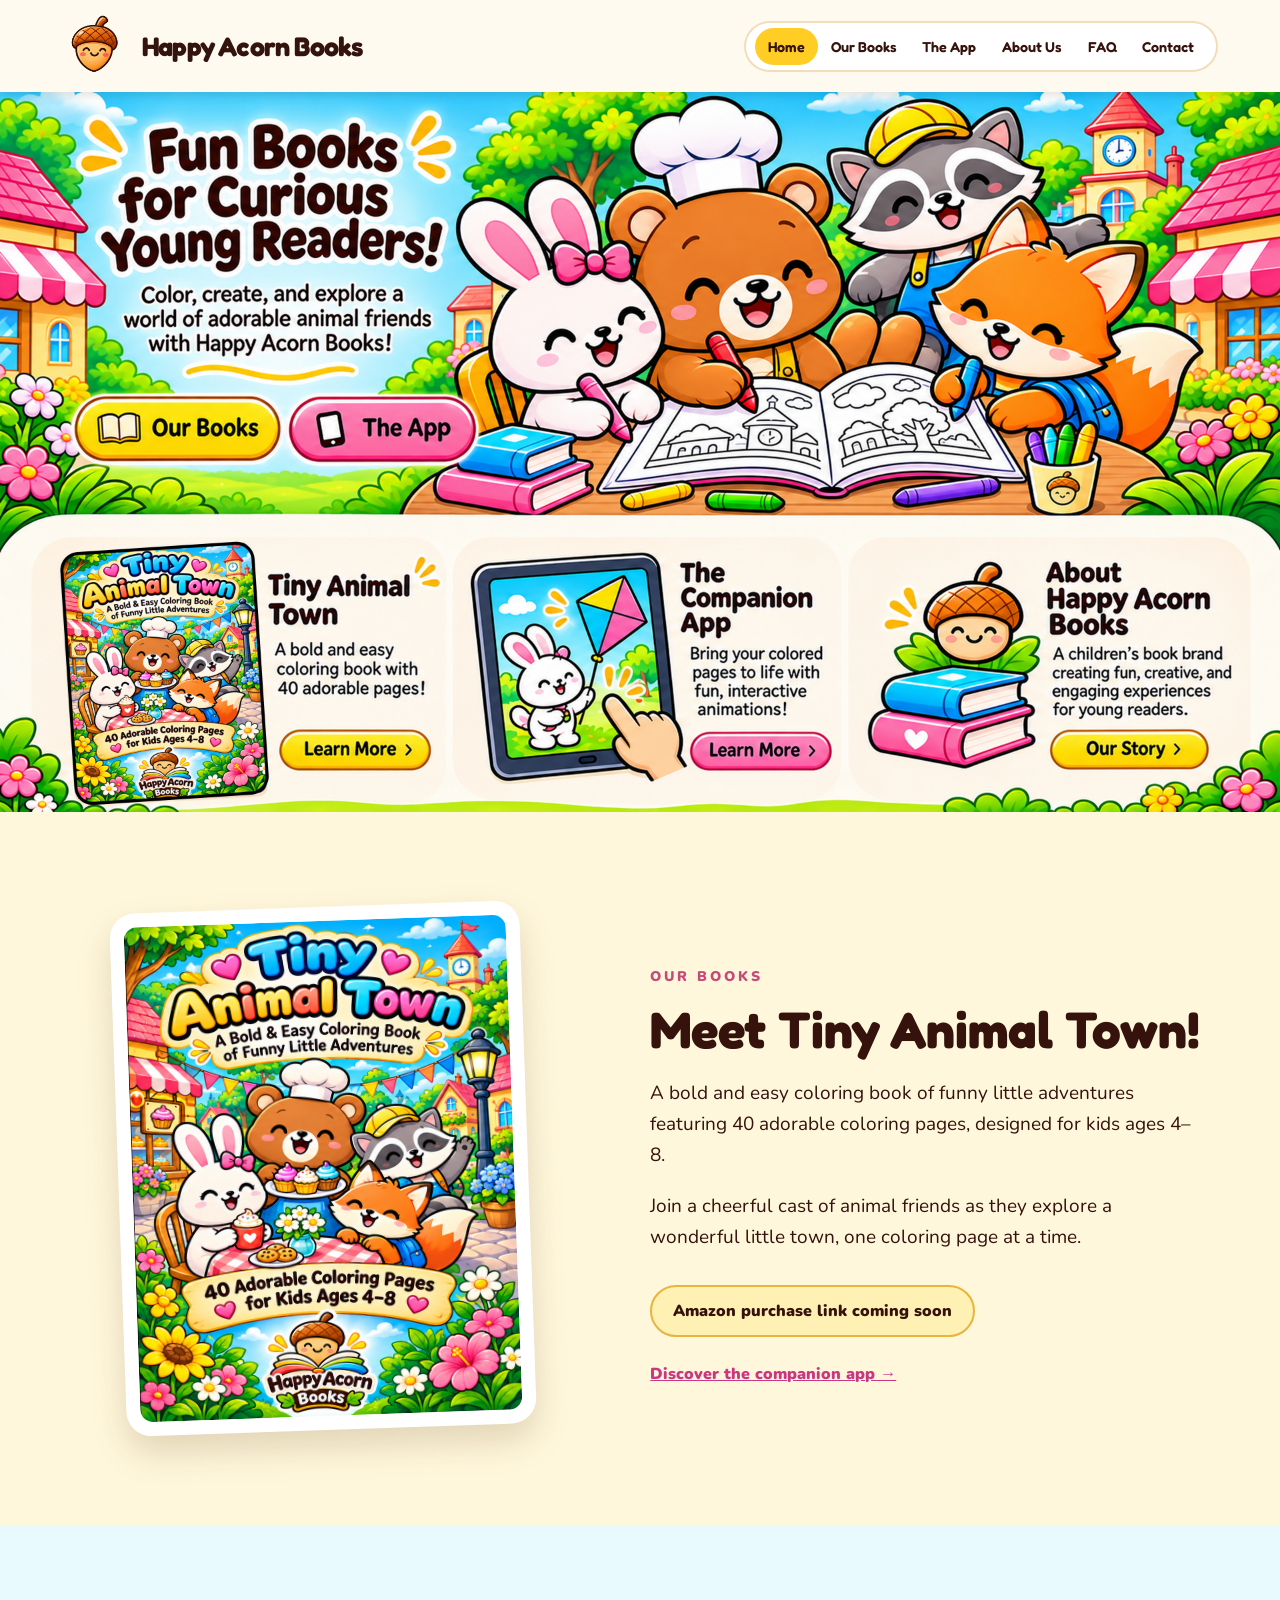
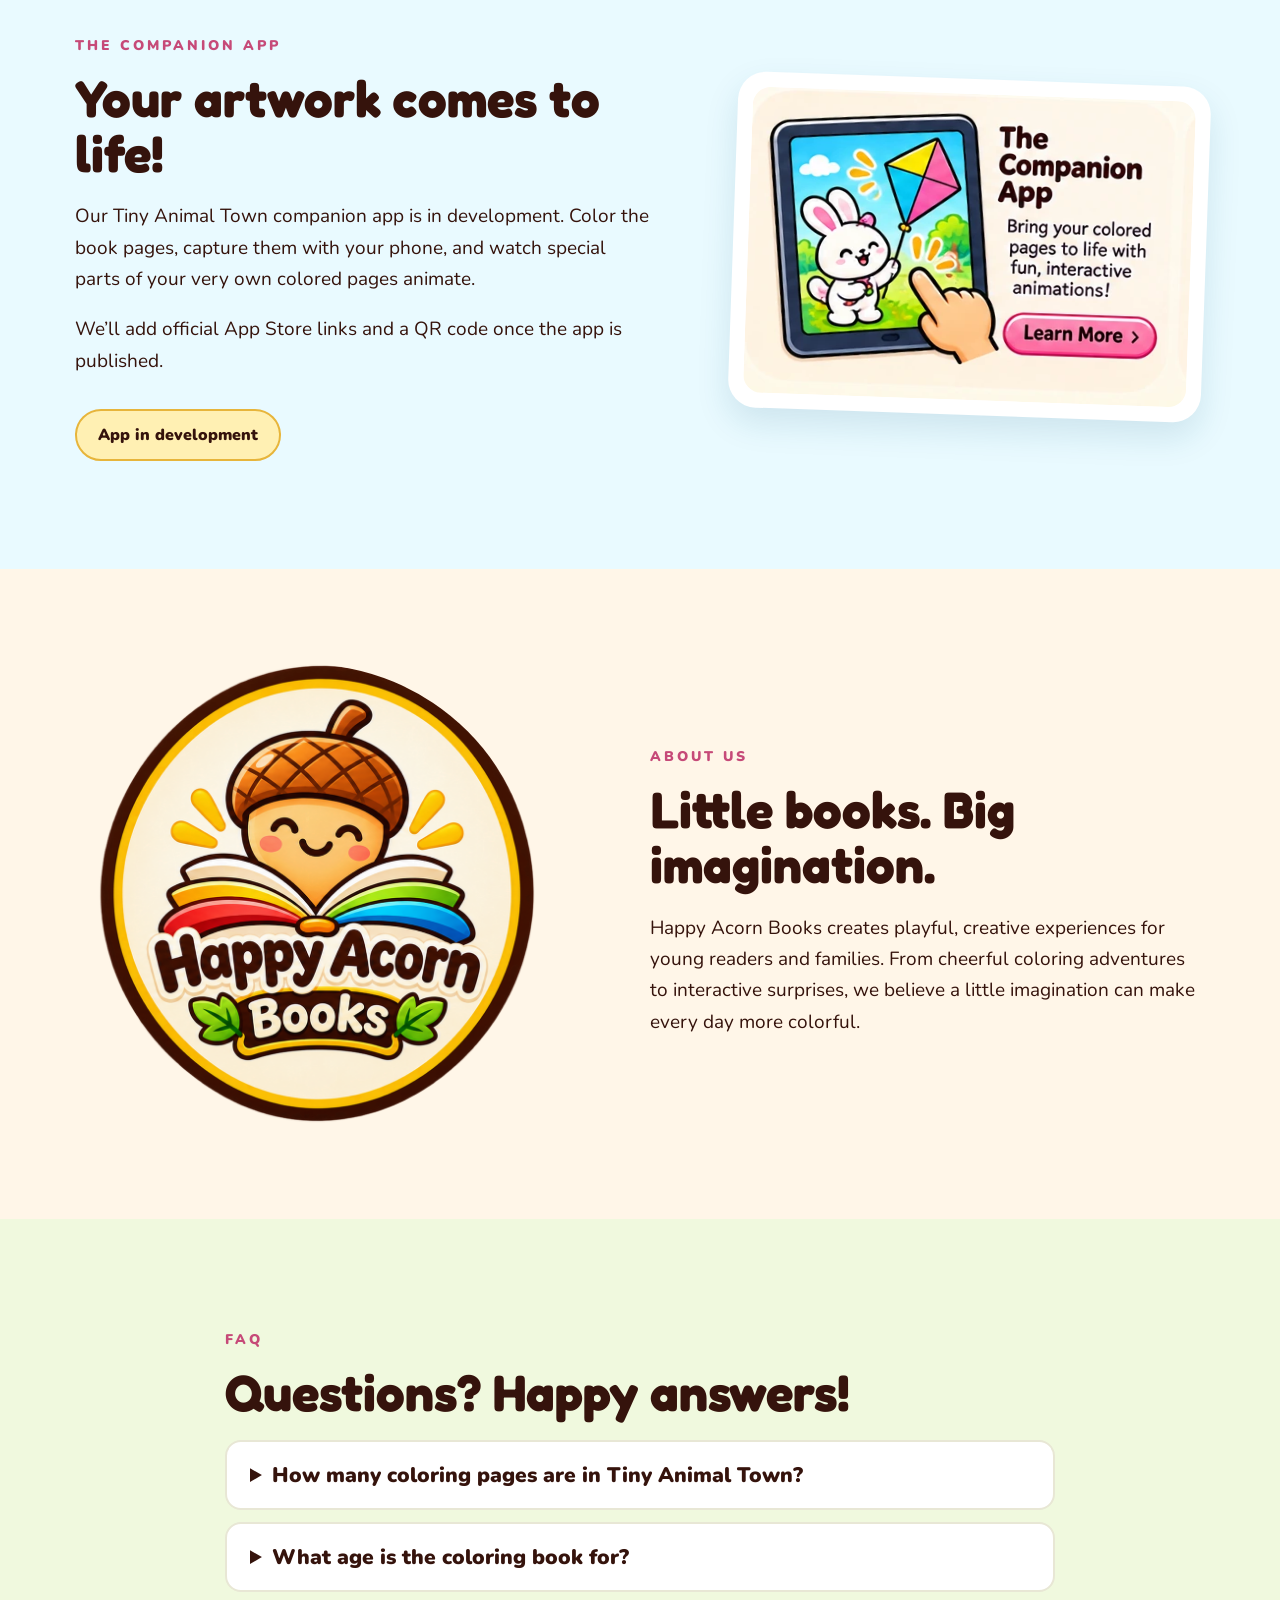
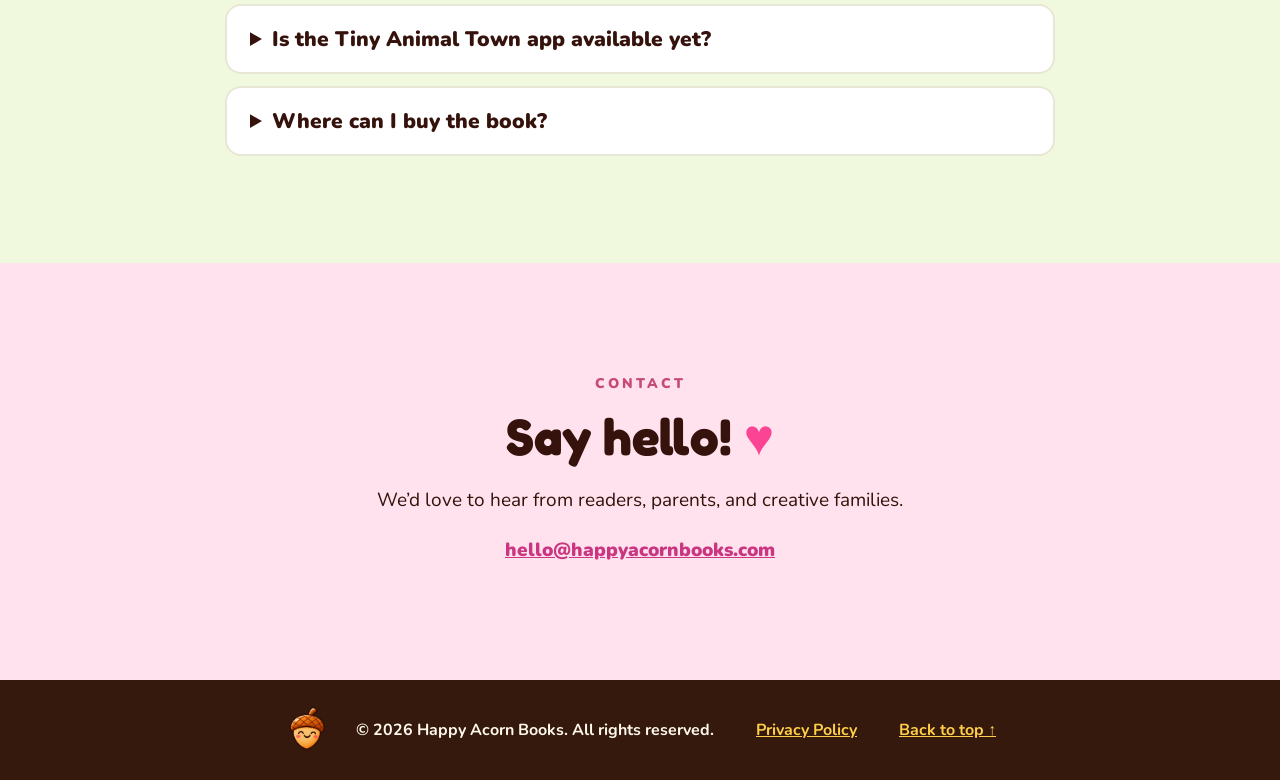
<file: index.html>
<!doctype html>
<html lang="en"><head><meta charset="UTF-8"><meta name="viewport" content="width=device-width, initial-scale=1"><meta name="theme-color" content="#24baf6"><title>Happy Acorn Books | Tiny Animal Town</title><meta name="description" content="Fun books for curious young readers! Discover Tiny Animal Town, a bold and easy coloring book of funny little adventures, and its upcoming companion app."><link rel="icon" href="assets/acorn.png"><link rel="stylesheet" href="styles.css"><script src="script.js" defer></script></head>
<body><a class="skip" href="#details">Skip to page content</a>
<main>
<div class="sharp-header" id="home" aria-label="Happy Acorn Books primary navigation">
  <a class="sharp-brand" href="#home"><img src="assets/mascot-header.png" alt=""><span>Happy Acorn Books</span></a>
  <button class="nav-toggle" id="nav-toggle" aria-expanded="false" aria-controls="desktop-navigation" aria-label="Toggle navigation">☰</button>
  <nav id="desktop-navigation" class="sharp-nav" aria-label="Main navigation"><a class="selected" href="#home">Home</a><a href="#books">Our Books</a><a href="#app">The App</a><a href="#about">About Us</a><a href="#faq">FAQ</a><a href="#contact">Contact</a></nav>
</div>
<section class="restored-homepage" aria-label="Happy Acorn Books illustrated homepage">
  <img src="assets/homepage-art-clean.webp" width="3072" height="1778" alt="Tiny Animal Town: four adorable animals color together in a bright town, above three featured cards for the book, companion app and publisher" fetchpriority="high">
  <a class="restored-hit" style="--x:5.7%;--y:44.5%;--w:17.2%;--h:9%" href="#books" aria-label="Our Books"></a>
  <a class="restored-hit" style="--x:22.7%;--y:44.5%;--w:15.5%;--h:9%" href="#app" aria-label="The App"></a>
  <a class="restored-hit" style="--x:21.3%;--y:86.6%;--w:13.3%;--h:7.6%" href="#books" aria-label="Learn more about Tiny Animal Town"></a>
  <a class="restored-hit" style="--x:53.5%;--y:86.6%;--w:12.1%;--h:7.6%" href="#app" aria-label="Learn more about the companion app"></a>
  <a class="restored-hit" style="--x:82.2%;--y:86.6%;--w:14%;--h:7.6%" href="#about" aria-label="Our Story"></a>
</section>
<section class="mobile-home" aria-label="Happy Acorn Books mobile homepage"><div class="mobile-tree">🌳</div><header class="mobile-header"><a href="#home" class="mobile-brand"><img src="assets/mascot-header.png" alt=""><span>Happy Acorn Books</span></a><button class="mobile-menu-button" id="menu-toggle" aria-expanded="false" aria-controls="mobile-navigation" aria-label="Toggle menu">☰</button><nav id="mobile-navigation" class="mobile-nav" aria-label="Main navigation"><a href="#home">Home</a><a href="#books">Our Books</a><a href="#app">The App</a><a href="#about">About Us</a><a href="#faq">FAQ</a><a href="#contact">Contact</a></nav></header><div class="mobile-hero"><h1>Fun Books<br>for Curious<br>Young Readers!</h1><p>Color, create, and explore a world of adorable animal friends with Happy Acorn Books!</p><div class="mobile-actions"><a class="button yellow" href="#books">📖 Our Books</a><a class="button pink" href="#app">▣ The App</a></div></div><img class="mobile-characters" src="assets/hero-friends.webp" alt="Bunny, bear, fox and raccoon coloring together in Tiny Animal Town"><div class="mobile-cards"><a href="#books" class="mini-card"><img src="assets/book-cover.png" alt="Tiny Animal Town book cover"><span><strong>Tiny Animal Town</strong><small>40 adorable coloring pages for kids ages 4–8</small><em>Learn More ›</em></span></a><a href="#app" class="mini-card"><img src="assets/app-card.webp" alt="Illustration of the Tiny Animal Town companion app"><span><strong>The Companion App</strong><small>Bring your colored pages to life with fun animations!</small><em>Learn More ›</em></span></a><a href="#about" class="mini-card"><img src="assets/acorn.png" alt=""><span><strong>About Happy Acorn Books</strong><small>Fun, creative and engaging experiences for young readers</small><em>Our Story ›</em></span></a></div></section>
<div id="details" class="site-details">
<section class="detail-section book-section" id="books"><div class="inner two-col"><div class="cover-frame"><img src="assets/book-cover.png" alt="Official Tiny Animal Town front cover"></div><div><p class="eyebrow">OUR BOOKS</p><h2>Meet Tiny Animal Town!</h2><p>A bold and easy coloring book of funny little adventures featuring 40 adorable coloring pages, designed for kids ages 4–8.</p><p>Join a cheerful cast of animal friends as they explore a wonderful little town, one coloring page at a time.</p><span class="coming">Amazon purchase link coming soon</span><a class="text-cta" href="#app">Discover the companion app →</a></div></div></section>
<section class="detail-section app-section" id="app"><div class="inner two-col app-layout"><div><p class="eyebrow">THE COMPANION APP</p><h2>Your artwork comes to life!</h2><p>Our Tiny Animal Town companion app is in development. Color the book pages, capture them with your phone, and watch special parts of your very own colored pages animate.</p><p>We’ll add official App Store links and a QR code once the app is published.</p><span class="coming">App in development</span></div><div class="app-graphic"><img src="assets/app-card.webp" alt="Illustrated preview of the interactive companion app"></div></div></section>
<section class="detail-section about-section" id="about"><div class="inner two-col"><div class="logo-frame"><img src="assets/circular-logo.png" alt="Happy Acorn Books circular logo"></div><div><p class="eyebrow">ABOUT US</p><h2>Little books. Big imagination.</h2><p>Happy Acorn Books creates playful, creative experiences for young readers and families. From cheerful coloring adventures to interactive surprises, we believe a little imagination can make every day more colorful.</p></div></div></section>
<section class="detail-section faq-section" id="faq"><div class="inner narrow"><p class="eyebrow">FAQ</p><h2>Questions? Happy answers!</h2><details><summary>How many coloring pages are in Tiny Animal Town?</summary><p>The book features 40 unique coloring designs. The final paperback will also include additional opening and supporting pages.</p></details><details><summary>What age is the coloring book for?</summary><p>Tiny Animal Town is designed for kids ages 4–8.</p></details><details><summary>Is the Tiny Animal Town app available yet?</summary><p>Not yet. The companion app is still in development, and official download links will be added when it launches.</p></details><details><summary>Where can I buy the book?</summary><p>We’ll add the verified Amazon listing when the book is available for purchase.</p></details></div></section>
<section class="detail-section contact-section" id="contact"><div class="inner narrow"><p class="eyebrow">CONTACT</p><h2>Say hello! <span aria-hidden="true">♥</span></h2><p>We’d love to hear from readers, parents, and creative families.</p><p><a class="text-cta" href="mailto:hello@happyacornbooks.com">hello@happyacornbooks.com</a></p></div></section>
</div></main><footer><img src="assets/mascot-header.png" alt=""><span>© <span id="year">2026</span> Happy Acorn Books. All rights reserved.</span><a href="privacy-policy.html">Privacy Policy</a><a href="#" aria-label="Back to top of page">Back to top ↑</a></footer></body></html>
</file>
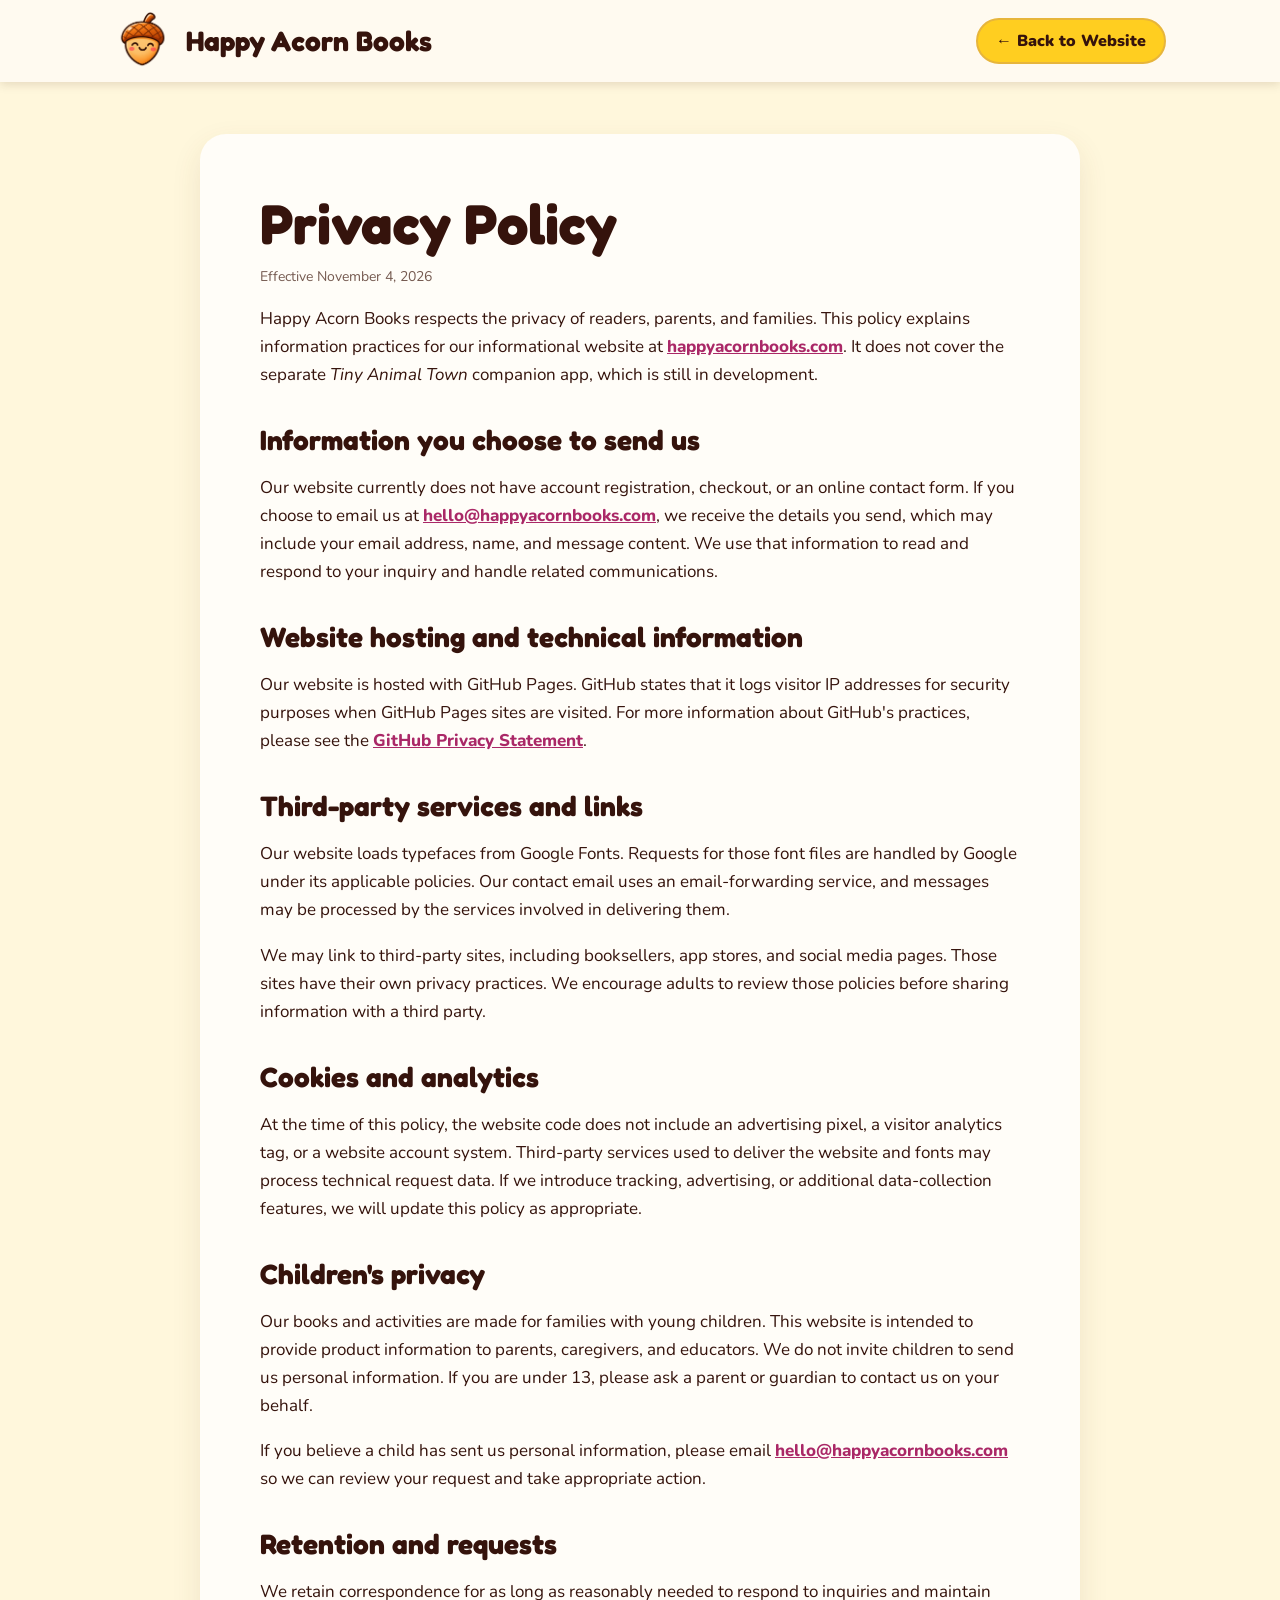
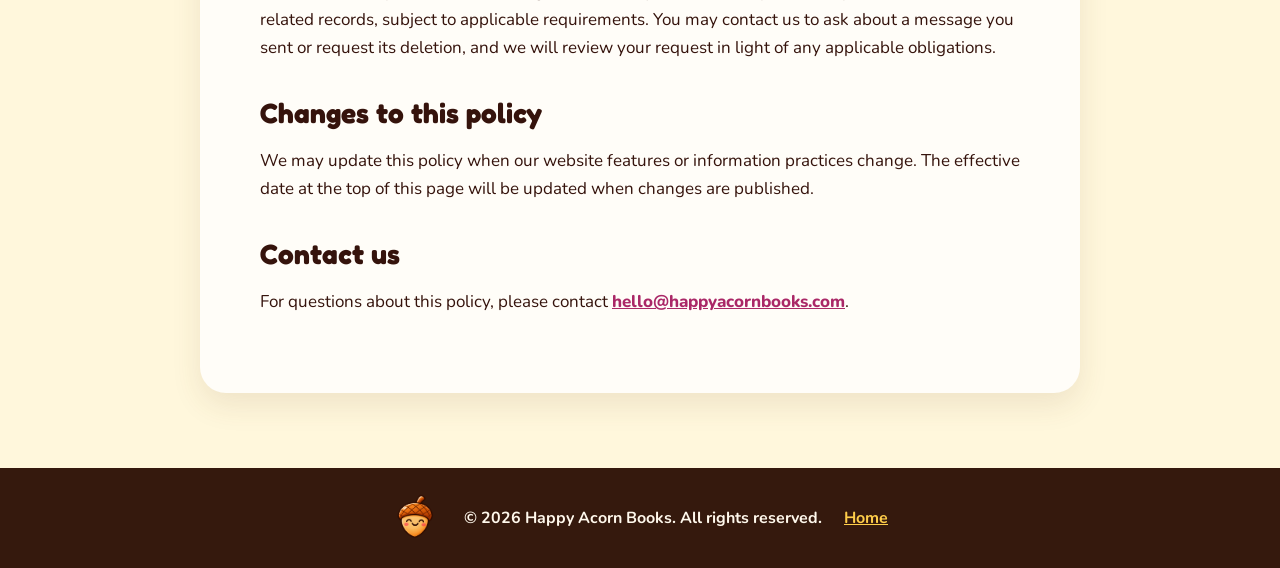
<file: privacy-policy.html>
<!doctype html>
<html lang="en">
<head>
  <meta charset="UTF-8">
  <meta name="viewport" content="width=device-width, initial-scale=1">
  <meta name="theme-color" content="#fff7dc">
  <title>Privacy Policy | Happy Acorn Books</title>
  <meta name="description" content="Read how Happy Acorn Books handles information connected with our website and contact email.">
  <link rel="icon" href="assets/acorn.png">
  <link rel="stylesheet" href="styles.css">
  <style>
    .policy-top{background:#fffaf0;position:sticky;top:0;z-index:20;box-shadow:0 3px 9px rgba(70,35,10,.13)}
    .policy-top-inner{max-width:1100px;margin:auto;min-height:82px;display:flex;gap:20px;align-items:center;justify-content:space-between;padding:10px 24px}
    .policy-brand{display:flex;align-items:center;gap:10px;text-decoration:none;font-family:Fredoka,Arial,sans-serif;font-weight:700;font-size:clamp(20px,2.2vw,30px)}
    .policy-brand img{width:62px;height:62px;object-fit:contain}
    .policy-back{background:#ffce20;border:2px solid #e7b53b;border-radius:999px;padding:10px 18px;font-weight:900;text-decoration:none;white-space:nowrap}
    .policy-main{background:#fff7dc;padding:52px 22px 75px;min-height:70vh}
    .policy-panel{max-width:880px;margin:0 auto;background:#fffdf8;border-radius:26px;padding:clamp(25px,5vw,60px);box-shadow:0 12px 30px #704b231c}
    .policy-panel h1,.policy-panel h2{font-family:Fredoka,Arial,sans-serif;color:#35130c}
    .policy-panel h1{font-size:clamp(36px,5vw,56px);line-height:1.05;margin:0 0 12px}
    .policy-panel h2{font-size:clamp(22px,3vw,28px);margin:34px 0 10px}
    .policy-panel p,.policy-panel li{font-size:17px;line-height:1.65}
    .policy-panel ul{padding-left:22px}
    .policy-updated{color:#755a50;font-size:14px!important;margin-top:0}
    .policy-panel a{color:#aa2867;font-weight:800}
    .policy-footer a{margin-left:0}
    @media(max-width:560px){.policy-top-inner{padding:10px 14px;gap:8px}.policy-brand{font-size:19px;gap:5px}.policy-brand img{width:44px;height:44px}.policy-back{font-size:12px;padding:9px 10px}}
  </style>
</head>
<body>
  <header class="policy-top">
    <div class="policy-top-inner">
      <a class="policy-brand" href="index.html"><img src="assets/mascot-header.png" alt="">Happy Acorn Books</a>
      <a class="policy-back" href="index.html">← Back to Website</a>
    </div>
  </header>
  <main class="policy-main" id="main">
    <article class="policy-panel">
      <h1>Privacy Policy</h1>
      <p class="policy-updated">Effective November 4, 2026</p>
      <p>Happy Acorn Books respects the privacy of readers, parents, and families. This policy explains information practices for our informational website at <a href="https://happyacornbooks.com">happyacornbooks.com</a>. It does not cover the separate <em>Tiny Animal Town</em> companion app, which is still in development.</p>
      <h2>Information you choose to send us</h2>
      <p>Our website currently does not have account registration, checkout, or an online contact form. If you choose to email us at <a href="mailto:hello@happyacornbooks.com">hello@happyacornbooks.com</a>, we receive the details you send, which may include your email address, name, and message content. We use that information to read and respond to your inquiry and handle related communications.</p>
      <h2>Website hosting and technical information</h2>
      <p>Our website is hosted with GitHub Pages. GitHub states that it logs visitor IP addresses for security purposes when GitHub Pages sites are visited. For more information about GitHub's practices, please see the <a href="https://docs.github.com/en/site-policy/privacy-policies/github-general-privacy-statement">GitHub Privacy Statement</a>.</p>
      <h2>Third-party services and links</h2>
      <p>Our website loads typefaces from Google Fonts. Requests for those font files are handled by Google under its applicable policies. Our contact email uses an email-forwarding service, and messages may be processed by the services involved in delivering them.</p>
      <p>We may link to third-party sites, including booksellers, app stores, and social media pages. Those sites have their own privacy practices. We encourage adults to review those policies before sharing information with a third party.</p>
      <h2>Cookies and analytics</h2>
      <p>At the time of this policy, the website code does not include an advertising pixel, a visitor analytics tag, or a website account system. Third-party services used to deliver the website and fonts may process technical request data. If we introduce tracking, advertising, or additional data-collection features, we will update this policy as appropriate.</p>
      <h2>Children's privacy</h2>
      <p>Our books and activities are made for families with young children. This website is intended to provide product information to parents, caregivers, and educators. We do not invite children to send us personal information. If you are under 13, please ask a parent or guardian to contact us on your behalf.</p>
      <p>If you believe a child has sent us personal information, please email <a href="mailto:hello@happyacornbooks.com">hello@happyacornbooks.com</a> so we can review your request and take appropriate action.</p>
      <h2>Retention and requests</h2>
      <p>We retain correspondence for as long as reasonably needed to respond to inquiries and maintain related records, subject to applicable requirements. You may contact us to ask about a message you sent or request its deletion, and we will review your request in light of any applicable obligations.</p>
      <h2>Changes to this policy</h2>
      <p>We may update this policy when our website features or information practices change. The effective date at the top of this page will be updated when changes are published.</p>
      <h2>Contact us</h2>
      <p>For questions about this policy, please contact <a href="mailto:hello@happyacornbooks.com">hello@happyacornbooks.com</a>.</p>
    </article>
  </main>
  <footer class="policy-footer"><img src="assets/mascot-header.png" alt=""><span>© 2026 Happy Acorn Books. All rights reserved.</span><a href="index.html">Home</a></footer>
</body>
</html>
</file>
<file: styles.css>
@import url('https://fonts.googleapis.com/css2?family=Fredoka:wght@400;500;600;700&family=Nunito:wght@400;600;700;800;900&display=swap');
:root{--brown:#35130c;--cream:#fff9eb;--yellow:#ffce20;--pink:#ff4ca0;--blue:#21bdf5}*{box-sizing:border-box}html{scroll-behavior:smooth}body{margin:0;color:var(--brown);font-family:Nunito,Arial,sans-serif;background:#fffaf0}a{color:inherit}button,a{-webkit-tap-highlight-color:transparent}.skip{position:absolute;left:-999px;top:0;z-index:100;background:#fff;padding:10px}.skip:focus{left:0}.desktop-art{position:relative;width:100%;overflow:hidden;line-height:0}.desktop-artwork{width:100%;height:auto;display:block}.hotspot{position:absolute;left:var(--x);top:var(--y);width:var(--w);height:var(--h);border-radius:20px;z-index:2;line-height:normal}.hotspot:focus-visible{outline:4px solid #ffffff;box-shadow:0 0 0 7px #26202c}.mobile-home{display:none}.site-details{overflow:hidden}.detail-section{padding:95px 32px;scroll-margin-top:16px}.inner{max-width:1130px;margin:auto}.two-col{display:grid;grid-template-columns:1fr 1.12fr;gap:80px;align-items:center}.narrow{max-width:830px}.detail-section h2{font-family:Fredoka,Arial,sans-serif;font-size:clamp(38px,4vw,62px);line-height:1.08;margin:10px 0 20px}.detail-section p{font-size:19px;line-height:1.65;max-width:660px}.eyebrow{font-weight:900;letter-spacing:3px;font-size:14px!important;color:#c64a78}.book-section{background:#fff7dc}.cover-frame{max-width:410px;margin:auto;padding:14px;border-radius:25px;background:#fff;box-shadow:0 17px 34px #704b2333;transform:rotate(-2deg)}.cover-frame img{width:100%;border-radius:13px;display:block}.coming{display:inline-block;background:#fff0b3;border:2px solid #e7b53b;padding:13px 21px;font-weight:900;border-radius:30px;margin:13px 0}.text-cta{display:block;font-weight:900;color:#ca3681;margin-top:13px}.app-section{background:#e9faff}.app-layout{grid-template-columns:1.1fr .9fr}.app-graphic{padding:15px;background:white;border-radius:28px;box-shadow:0 15px 33px #12557b20;transform:rotate(2deg)}.app-graphic img{width:100%;display:block;border-radius:18px}.about-section{background:#fff6e8}.logo-frame{border-radius:50%;background:#fef1b2;aspect-ratio:1;display:grid;place-items:center;max-width:460px}.logo-frame img{width:90%;height:90%;object-fit:contain}.faq-section{background:#f0f9de}.faq-section details{background:white;border:2px solid #e8e7d5;border-radius:16px;margin:12px 0;padding:19px 23px}.faq-section summary{cursor:pointer;font-size:21px;font-weight:900}.faq-section details p{font-size:17px;margin-bottom:0}.contact-section{background:#ffe2ed;text-align:center}.contact-section h2 span{color:#fc4494}.contact-section p{margin-left:auto;margin-right:auto}footer{background:#35190d;color:#fff8ec;display:flex;justify-content:center;align-items:center;gap:22px;padding:25px 15px;flex-wrap:wrap;font-weight:700}footer img{width:50px}footer a{color:#ffce4a;margin-left:20px}
@media(max-width:720px){.desktop-art{display:none}.mobile-home{display:block;overflow:hidden;background:linear-gradient(#20bafa 0%,#aeefff 51%,#ebfa9b 78%,#fff8eb 100%);position:relative}.mobile-header{display:flex;justify-content:space-between;align-items:center;padding:13px 16px;background:#fffef4;position:relative;z-index:5;border-radius:0 0 25px 25px;box-shadow:0 4px 0 #ffffff6b}.mobile-brand{display:flex;align-items:center;gap:9px;font-family:Fredoka,Arial,sans-serif;text-decoration:none;font-size:clamp(19px,5vw,26px);font-weight:700;letter-spacing:-.6px}.mobile-brand img{width:53px;height:54px;object-fit:contain}.mobile-menu-button{background:#ffce20;border:2px solid #d99508;border-radius:12px;font-size:24px;min-width:45px;min-height:43px;color:#3b190d}.mobile-nav{display:none;position:absolute;right:10px;top:76px;background:#fffef5;box-shadow:0 10px 25px #683a2738;border-radius:18px;padding:12px;min-width:185px}.mobile-nav.open{display:flex;flex-direction:column}.mobile-nav a{padding:10px 13px;text-decoration:none;font-weight:900;border-radius:10px}.mobile-nav a:focus,.mobile-nav a:hover{background:#ffe992}.mobile-tree{position:absolute;right:-20px;top:102px;font-size:85px;opacity:.45}.mobile-hero{text-align:center;position:relative;z-index:1;padding:35px 20px 8px}.mobile-hero h1{font-family:Fredoka,Arial,sans-serif;color:#351007;font-size:clamp(37px,9vw,60px);line-height:1.05;margin:12px auto 18px;max-width:480px;font-weight:700;text-shadow:3px 3px #fff,-3px -3px #fff,0 4px #fff}.mobile-hero p{font-size:17px;line-height:1.4;max-width:395px;font-weight:900;margin:0 auto 18px}.mobile-actions{display:flex;justify-content:center;gap:12px;flex-wrap:wrap}.button{text-decoration:none;border-radius:28px;padding:11px 19px;border:3px solid #fff;box-shadow:0 4px 0 #a2570a;font-family:Fredoka,sans-serif;font-size:19px;font-weight:700}.yellow{background:#ffca17}.pink{background:#ff65b2}.mobile-characters{display:block;width:116%;margin:0 -8% -12px;object-fit:cover;mask-image:linear-gradient(to bottom,#000 85%,transparent 100%)}.mobile-cards{position:relative;z-index:1;border-radius:30px 30px 0 0;background:#fff8ec;padding:26px 14px 34px;display:grid;gap:15px}.mini-card{display:grid;grid-template-columns:36% 1fr;align-items:center;gap:14px;background:#fffdf7;border-radius:24px;padding:13px;text-decoration:none;box-shadow:0 6px 15px #98692722}.mini-card img{width:100%;height:150px;object-fit:contain;border-radius:14px}.mini-card span{display:flex;flex-direction:column;gap:7px}.mini-card strong{font-family:Fredoka,sans-serif;font-size:23px;line-height:1.06}.mini-card small{font-size:14px;line-height:1.35}.mini-card em{font-style:normal;color:#d7528a;font-weight:900}.detail-section{padding:65px 21px}.two-col,.app-layout{grid-template-columns:1fr;gap:34px}.detail-section h2{font-size:42px}.detail-section p{font-size:17px}.cover-frame{max-width:290px}.app-graphic{max-width:440px}.logo-frame{max-width:310px;margin:auto}.faq-section summary{font-size:18px}footer{font-size:13px}footer img{width:35px}}
@media(min-width:721px) and (max-width:1050px){.detail-section{padding:65px 35px}.two-col{gap:35px}}
@media(prefers-reduced-motion:reduce){html{scroll-behavior:auto}}

/* Crisp, accessible text in the existing illustrated desktop header */
.sharp-header{position:absolute;z-index:5;inset:0 0 auto; height:12.0%;display:flex;align-items:center;justify-content:space-between;padding:0 4.6% 0 8.25%;gap:1.5%;line-height:normal;pointer-events:none}
.sharp-header a{pointer-events:auto;text-decoration:none}
.sharp-brand{display:flex;align-items:center;gap:0.7vw;white-space:nowrap;background:#fff9ed;border-radius:100px;padding:0.16vw 1.1vw 0.16vw 0.3vw;box-shadow:0 2px 0 #ffc44a;font-family:Fredoka,'Arial Rounded MT Bold',Arial,sans-serif;font-weight:700;font-size:clamp(17px,2.55vw,44px);letter-spacing:-.055em;color:#34130c;text-shadow:0 1px #fff}
.sharp-brand img{width:clamp(34px,6.65vw,112px);height:clamp(34px,6.4vw,106px);object-fit:contain;flex-shrink:0}
.sharp-nav{display:flex;align-items:center;justify-content:space-around;gap:0.15vw;background:#fff9f4;border-radius:100px;padding:0.33vw 0.7vw;box-shadow:0 0 0 1px #ffe6be;white-space:nowrap}
.sharp-nav a{font-family:Fredoka,'Arial Rounded MT Bold',Arial,sans-serif;font-size:clamp(13px,1.35vw,24px);font-weight:600;padding:0.62vw 0.85vw;border-radius:40px}
.sharp-nav a.selected,.sharp-nav a:hover,.sharp-nav a:focus-visible{background:#ffcd23}
.sharp-nav a:focus-visible,.sharp-brand:focus-visible{outline:3px solid #44200c;outline-offset:2px}
.logo-frame{background:#ffe6a0;border:7px solid #f8c52e;box-shadow:0 0 0 3px #61300b,0 15px 35px #704b2320;overflow:hidden}
.logo-frame img{width:96%;height:96%;object-fit:contain}
@media(max-width:1100px) and (min-width:721px){.sharp-header{padding-left:7%;padding-right:3%}.sharp-brand{font-size:2.45vw}.sharp-nav a{font-size:1.25vw;padding:0.6vw 0.65vw}}
@media(max-width:720px){.sharp-header{display:none}}

/* 2026-11-03: true, separate high-resolution header -- no duplicated baked-in navigation */
@media(min-width:721px){
  .sharp-header{position:relative;inset:auto;height:auto;min-height:94px;width:100%;padding:13px clamp(20px,5vw,82px);display:flex;justify-content:space-between;align-items:center;background:#fffaf0;gap:20px;box-shadow:0 3px 0 rgba(255,255,255,.85);z-index:7;pointer-events:auto}
  .sharp-brand{background:none;box-shadow:none;padding:0;gap:10px;font-size:clamp(20px,2.1vw,34px);letter-spacing:-.03em}
  .sharp-brand img{width:clamp(58px,5.25vw,80px);height:clamp(58px,5.25vw,80px)}
  .sharp-nav{background:#ffffff;box-shadow:0 0 0 2px #f2ddbb;padding:5px 9px;gap:0}
  .sharp-nav a{font-size:clamp(12px,1.12vw,19px);padding:10px clamp(8px,1.0vw,17px)}
}
@media(min-width:721px) and (max-width:930px){.sharp-header{padding:10px 16px;gap:5px}.sharp-brand{font-size:18px;gap:4px}.sharp-brand img{width:48px;height:48px}.sharp-nav a{font-size:11.5px;padding:9px 6px}}
@media(max-width:720px){.sharp-header{display:none}}
/* The supplied round logo already contains its perfect yellow/brown concentric border. */
.logo-frame{border:0;box-shadow:none;background:transparent;overflow:visible;border-radius:50%;max-width:460px;aspect-ratio:1}
.logo-frame img{display:block;width:100%;height:100%;object-fit:contain;border-radius:50%}

/* Crisp revision: sticky, single HTML header with complete mascot */
.sharp-header{position:sticky!important;top:0;z-index:100!important;background:#fffaf0;min-height:88px;box-shadow:0 3px 9px rgba(70,35,10,.13)}
.sharp-brand{gap:12px}
.sharp-brand img{width:66px!important;height:66px!important;object-fit:contain;display:block;flex-shrink:0;overflow:visible}
.nav-toggle{display:none;font-size:25px;border:2px solid #e9b43c;border-radius:12px;background:#ffd037;padding:5px 11px;color:#35130c;cursor:pointer}
.detail-section{scroll-margin-top:100px}
/* Full-width artwork is retained for characters and scenery, while the headline, buttons, and cards are sharp HTML */
.desktop-art{position:relative;isolation:isolate;aspect-ratio:3072/1014;line-height:normal;background:#43ccfa}
.hero-photo{position:absolute;inset:0;z-index:-1;overflow:hidden}
.hero-photo img{display:block;width:100%;height:100%;object-fit:cover}
.hero-copy{position:absolute;left:0;top:0;bottom:0;width:39%;display:flex;align-items:center;justify-content:center;flex-direction:column;text-align:center;padding:1% 1.2% 1.5% 3%;background:linear-gradient(90deg,rgba(166,236,253,1) 0%,rgba(174,237,253,1) 77%,rgba(183,235,255,1) 91%,rgba(183,235,255,0) 100%)}
.hero-copy h1{font:700 clamp(27px,3.25vw,73px)/1.01 Fredoka,'Arial Rounded MT Bold',sans-serif;letter-spacing:-.035em;margin:0 0 1.35vw;color:#39150d;-webkit-text-stroke:.035em #fff9ef;paint-order:stroke fill;text-shadow:0 3px 0 #fff9ef,2px 4px 1px #57200a36}
.hero-copy p{font:800 clamp(13px,1.55vw,31px)/1.28 Nunito,Arial,sans-serif;margin:0 0 2.2vw;letter-spacing:-.025em}
.hero-buttons{display:flex;gap:.7vw;align-items:center;justify-content:center;width:100%;white-space:nowrap}
.hero-button,.feature-button{text-decoration:none;display:inline-flex;align-items:center;justify-content:center;gap:.35em;white-space:nowrap;font-family:Fredoka,Arial,sans-serif;font-weight:700;color:#2e130c;border-radius:99px;border:3px solid white;box-shadow:0 4px 0 #c47521,0 0 0 2px #e9a72d;transition:transform .15s}
.hero-button{padding:.75vw 1.2vw;font-size:clamp(13px,1.72vw,32px)}
.hero-button:hover,.feature-button:hover{transform:translateY(-2px)}
.featured-strip{background:#fffaef;border-radius:55px 55px 0 0;padding:26px clamp(16px,2.2vw,44px) 36px;position:relative;margin-top:-10px;z-index:2}
.featured-grid{display:grid;grid-template-columns:repeat(3,minmax(0,1fr));gap:14px;max-width:1800px;margin:auto}
.featured-card{display:grid;grid-template-columns:44% minmax(0,1fr);align-items:center;gap:3%;min-height:270px;padding:20px 16px;background:#fff8ec;border-radius:40px;box-shadow:inset 0 0 0 1px #fff1d9}
.featured-image{min-width:0;display:flex;justify-content:center;align-items:center;height:100%}
.featured-image img{max-width:100%;max-height:260px;width:auto;height:auto;object-fit:contain;display:block;filter:drop-shadow(0 3px 2px #50301832)}
.app-thumb img{width:100%;max-height:250px;object-fit:contain;border-radius:13px}
.mascot-thumb img{max-height:195px;filter:drop-shadow(0 5px 2px #d8b75c)}
.featured-text{min-width:0;display:flex;align-items:flex-start;flex-direction:column;justify-content:center;gap:8px}
.featured-text h2{font:700 clamp(20px,2vw,39px)/1.05 Fredoka,Arial,sans-serif;margin:0;letter-spacing:-.025em}
.featured-text p{font:700 clamp(13px,1.25vw,23px)/1.3 Nunito,Arial,sans-serif;margin:0 0 7px}
.feature-button{font-size:clamp(13px,1.3vw,24px);padding:9px 13px;box-shadow:0 3px 0 #d08e22,0 0 0 1px #d08e22;border-width:2px;margin-top:auto}
.feature-button span{font-size:1.2em}
@media(min-width:721px) and (max-width:1100px){.sharp-header{padding:10px 18px}.sharp-brand{font-size:20px}.sharp-brand img{width:52px!important;height:52px!important}.featured-card{padding:12px 9px;border-radius:26px;min-height:215px}.featured-image img{max-height:200px}.featured-text{gap:5px}.featured-text h2{font-size:clamp(17px,2vw,23px)}.featured-text p{font-size:clamp(11px,1.2vw,15px)}.feature-button{padding:7px 9px;font-size:13px}.hero-copy{width:42%}}
@media(max-width:720px){.sharp-header{display:flex!important;position:sticky!important;padding:10px 16px;min-height:69px}.sharp-brand{font-size:clamp(18px,4.7vw,25px);gap:9px}.sharp-brand img{width:48px!important;height:48px!important}.nav-toggle{display:block}.sharp-nav{display:none;position:absolute;right:12px;top:calc(100% - 2px);width:min(260px,calc(100vw - 24px));border-radius:16px;box-shadow:0 12px 30px #291a2342;flex-direction:column;align-items:stretch;padding:10px;background:#fffaf0}.sharp-nav.open{display:flex}.sharp-nav a{font-size:16px;padding:10px 12px}.mobile-header{display:none!important}.desktop-art,.featured-strip{display:none}.mobile-home{display:block}.detail-section{scroll-margin-top:82px}}
@media(prefers-reduced-motion:reduce){.hero-button,.feature-button{transition:none}}

/* RESTORED APPROVED ART DIRECTION: full-width original illustration, including original buttons. */
.restored-homepage{display:block;position:relative;width:100%;line-height:0;overflow:hidden;background:#28bff7}
.restored-homepage>img{display:block;width:100%;height:auto;object-fit:contain}
.restored-hit{position:absolute;left:var(--x);top:var(--y);width:var(--w);height:var(--h);border-radius:99px;z-index:2;cursor:pointer}
.restored-hit:focus-visible{outline:4px solid #fff;box-shadow:0 0 0 7px #34130c}
.sharp-header{position:sticky!important;top:0!important;z-index:100!important;background:#fffaf0}
.sharp-brand img{object-fit:contain!important;object-position:center!important;overflow:visible!important}
@media(max-width:720px){.restored-homepage{display:none}}
</file>
